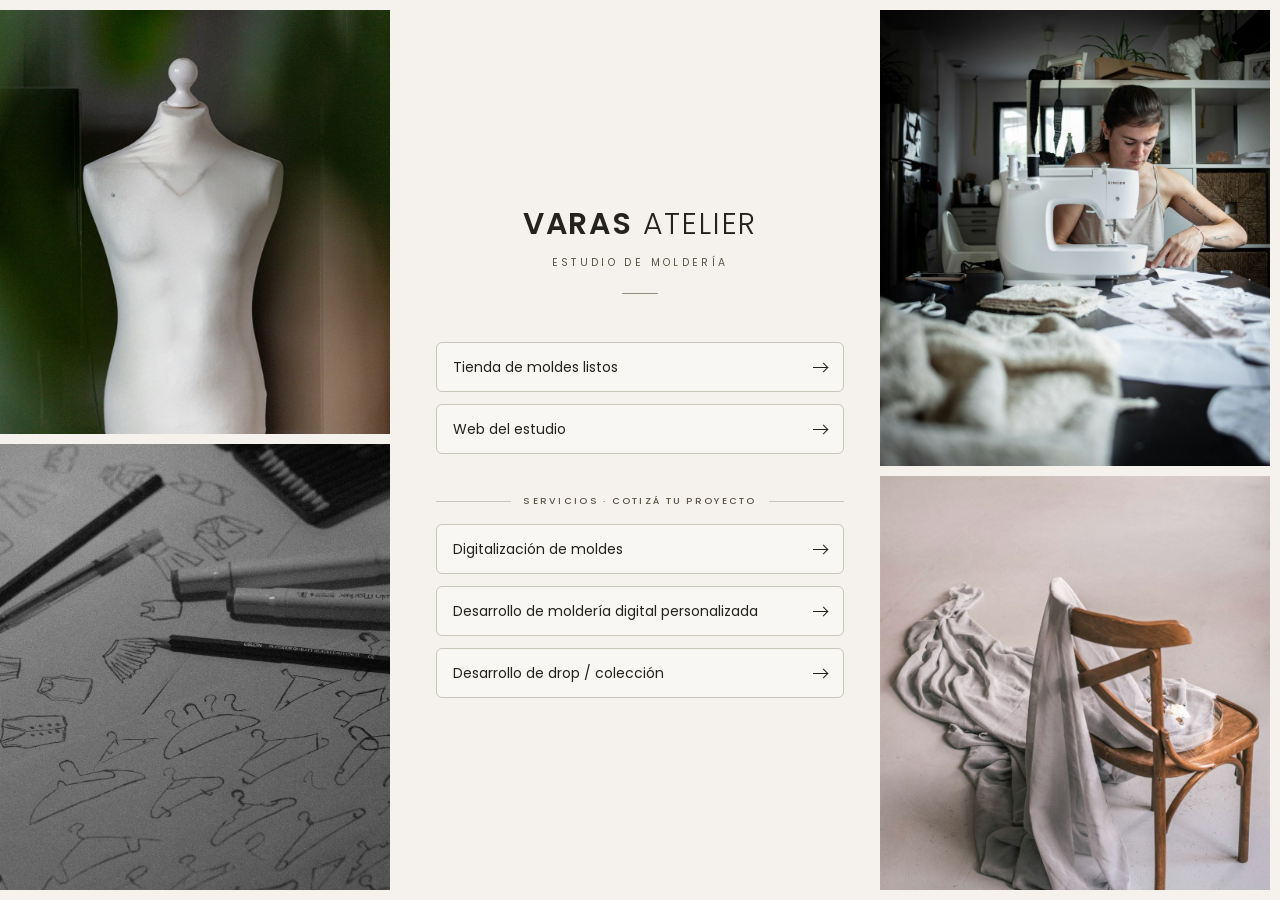
<file: index.html>
<!doctype html>
<html lang="es">
<head>
  <meta charset="utf-8">
  <meta name="viewport" content="width=device-width, initial-scale=1">
  <meta name="theme-color" content="#f5f2ed">
  <title>Varas Atelier · Links</title>
  <meta name="description" content="Varas Atelier, estudio de moldería: tienda de moldes, web y servicios.">
  <link rel="preconnect" href="https://fonts.googleapis.com">
  <link rel="preconnect" href="https://fonts.gstatic.com" crossorigin>
  <link href="https://fonts.googleapis.com/css2?family=Poppins:wght@300;400;500;600&display=swap" rel="stylesheet">
  <link rel="stylesheet" href="styles.css">
</head>
<body>
  <!-- Solo en celular: las fotos ocupan toda la pantalla de fondo y se van fundiendo -->
  <div class="mobile-bg" aria-hidden="true">
    <img src="img/maniqui-verde.jpg" alt="">
    <img src="img/costurera-mesa.jpg" alt="">
    <img src="img/bocetos-perchas.jpg" alt="">
    <img src="img/silla-tela-gris.jpg" alt="">
  </div>

  <div class="layout">
    <!-- Fotos de los costados: cada franja se desplaza en horizontal (izquierda ← / derecha →).
         Las imágenes se repiten dos veces para que el loop no tenga corte. -->
    <aside class="gallery gallery-left" aria-hidden="true">
      <div class="tile">
        <div class="track">
          <img src="img/maniqui-verde.jpg" alt=""><img src="img/bocetos-perchas.jpg" alt="">
          <img src="img/maniqui-verde.jpg" alt=""><img src="img/bocetos-perchas.jpg" alt="">
        </div>
      </div>
      <div class="tile">
        <div class="track">
          <img src="img/bocetos-perchas.jpg" alt=""><img src="img/maniqui-verde.jpg" alt="">
          <img src="img/bocetos-perchas.jpg" alt=""><img src="img/maniqui-verde.jpg" alt="">
        </div>
      </div>
    </aside>

    <main class="content">
      <header class="brand">
        <h1><strong>Varas</strong> Atelier</h1>
        <p>Estudio de moldería</p>
        <span class="rule" aria-hidden="true"></span>
      </header>

      <nav aria-label="Links">
        <ul class="links">
          <li><a class="link" href="tienda.html">Tienda de moldes listos<span class="arrow" aria-hidden="true"></span></a></li>
          <li><a class="link" href="#">Web del estudio<span class="arrow" aria-hidden="true"></span></a></li>
        </ul>

        <section class="group" aria-labelledby="g-servicios">
          <h2 id="g-servicios">Servicios · Cotizá tu proyecto</h2>
          <ul class="links">
            <li><a class="link" href="#">Digitalización de moldes<span class="arrow" aria-hidden="true"></span></a></li>
            <li><a class="link" href="#">Desarrollo de moldería digital personalizada<span class="arrow" aria-hidden="true"></span></a></li>
            <li><a class="link" href="#">Desarrollo de drop / colección<span class="arrow" aria-hidden="true"></span></a></li>
          </ul>
        </section>
      </nav>
    </main>

    <aside class="gallery gallery-right" aria-hidden="true">
      <div class="tile">
        <div class="track">
          <img src="img/costurera-mesa.jpg" alt=""><img src="img/silla-tela-gris.jpg" alt="">
          <img src="img/costurera-mesa.jpg" alt=""><img src="img/silla-tela-gris.jpg" alt="">
        </div>
      </div>
      <div class="tile">
        <div class="track">
          <img src="img/silla-tela-gris.jpg" alt=""><img src="img/costurera-mesa.jpg" alt="">
          <img src="img/silla-tela-gris.jpg" alt=""><img src="img/costurera-mesa.jpg" alt="">
        </div>
      </div>
    </aside>
  </div>
</body>
</html>
</file>
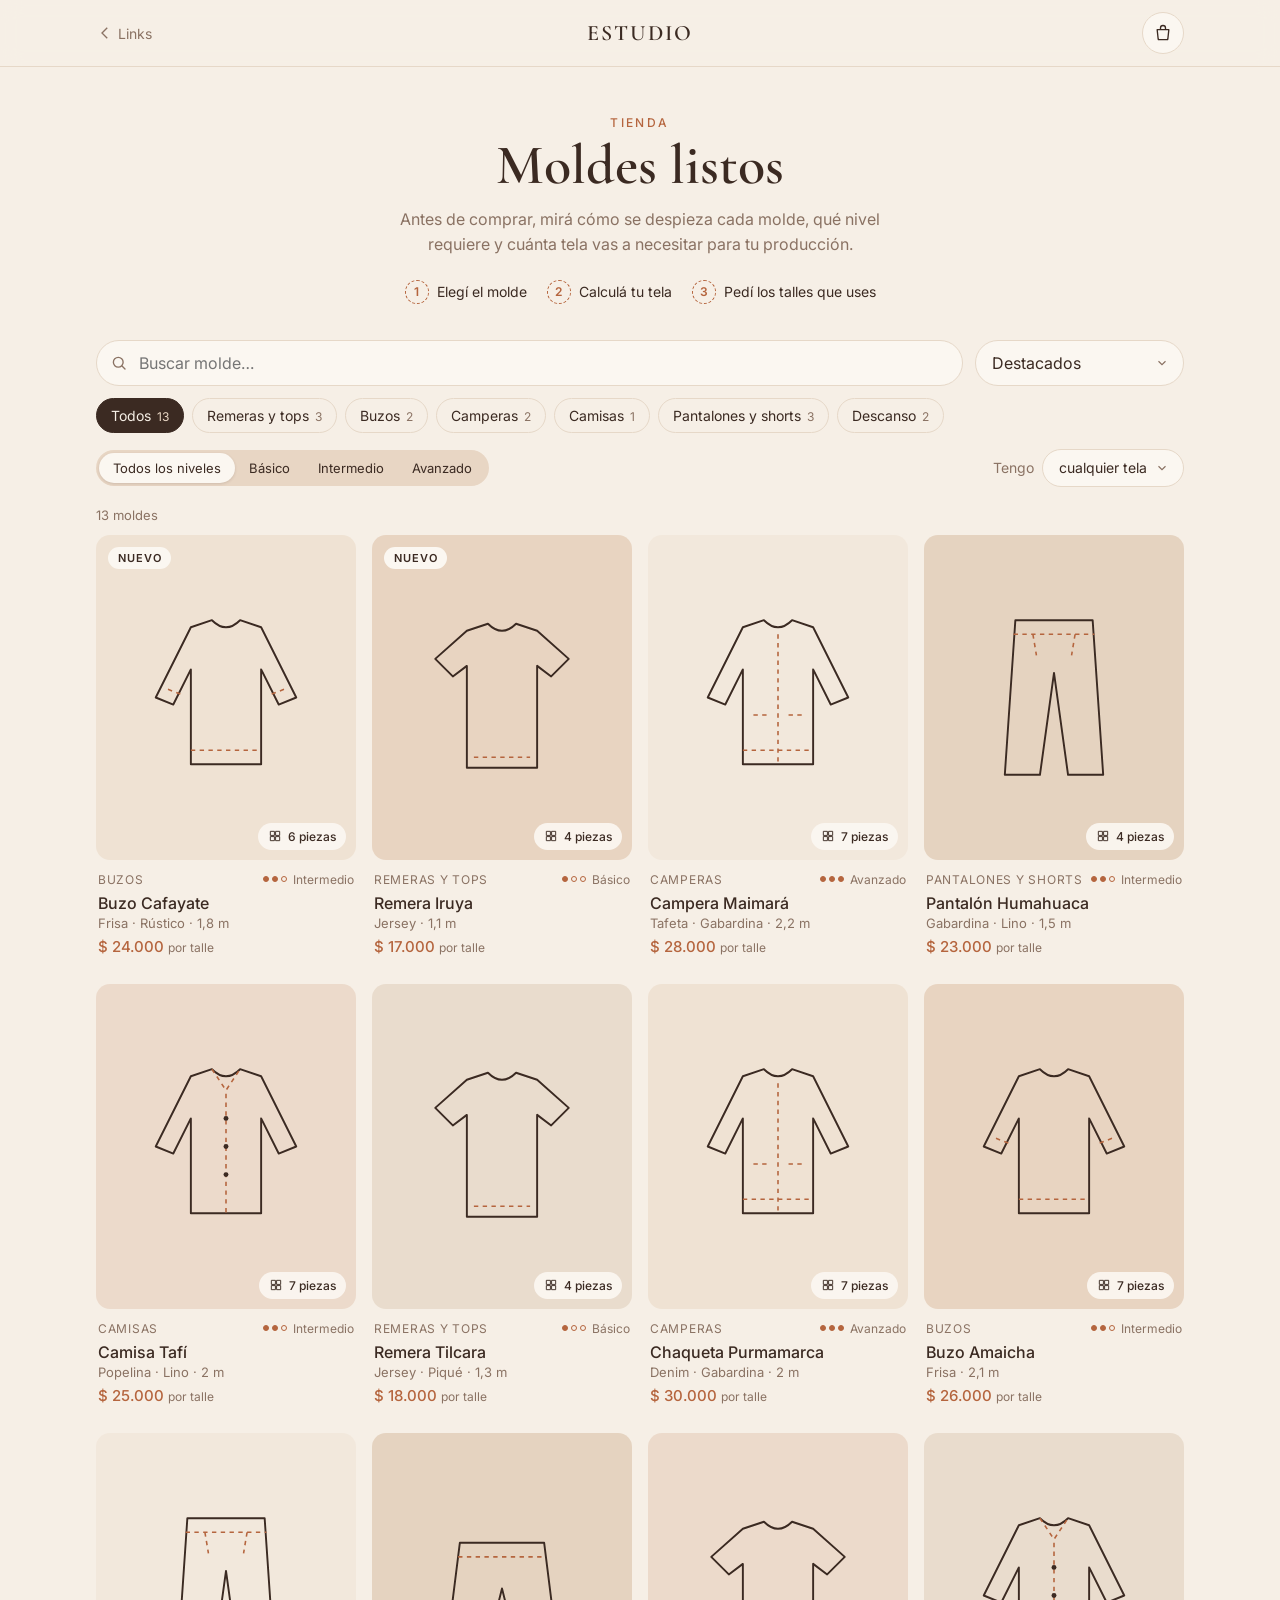
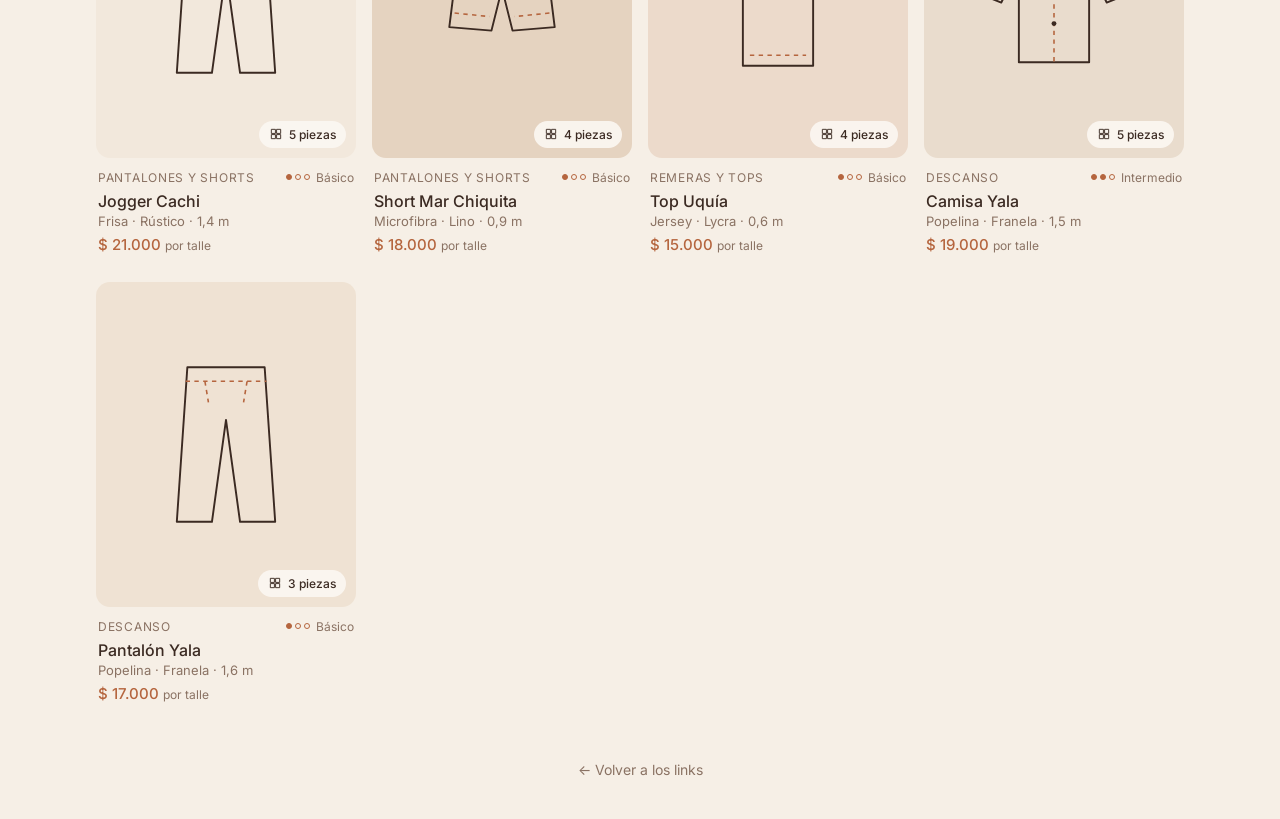
<file: tienda.html>
<!doctype html>
<html lang="es">
<head>
  <meta charset="utf-8">
  <meta name="viewport" content="width=device-width, initial-scale=1">
  <title>Moldes listos · Estudio</title>
  <meta name="description" content="Moldes listos para producir: mirá sus piezas, su nivel y cuánta tela vas a necesitar antes de comprar.">
  <link rel="preconnect" href="https://fonts.googleapis.com">
  <link rel="preconnect" href="https://fonts.gstatic.com" crossorigin>
  <link href="https://fonts.googleapis.com/css2?family=Cormorant+Garamond:wght@500;600&family=Inter:wght@400;500;600&display=swap" rel="stylesheet">
  <link rel="stylesheet" href="tienda.css">
</head>
<body>
  <header class="topbar">
    <div class="topbar-inner">
      <a class="back" href="index.html" aria-label="Volver a los links">
        <svg viewBox="0 0 24 24" aria-hidden="true"><path d="M15 5l-7 7 7 7"/></svg>
        <span>Links</span>
      </a>
      <span class="brand">Estudio</span>
      <button class="cart-btn" type="button" id="abrir-carrito" aria-label="Abrir pedido">
        <svg viewBox="0 0 24 24" aria-hidden="true"><path d="M5 8h14l-1.2 11.2a1 1 0 0 1-1 .8H7.2a1 1 0 0 1-1-.8L5 8z"/><path d="M9 8V6a3 3 0 0 1 6 0v2"/></svg>
        <span class="cart-count" id="cart-count" hidden>0</span>
      </button>
    </div>
  </header>

  <main class="wrap">
    <section class="hero">
      <p class="eyebrow">Tienda</p>
      <h1>Moldes listos</h1>
      <p class="lead">Antes de comprar, mirá cómo se despieza cada molde, qué nivel requiere y cuánta tela vas a necesitar para tu producción.</p>
      <ul class="steps">
        <li><span>1</span>Elegí el molde</li>
        <li><span>2</span>Calculá tu tela</li>
        <li><span>3</span>Pedí los talles que uses</li>
      </ul>
    </section>

    <section class="toolbar" aria-label="Filtros">
      <div class="search">
        <svg viewBox="0 0 24 24" aria-hidden="true"><circle cx="11" cy="11" r="6.5"/><path d="M16 16l4 4"/></svg>
        <input id="buscar" type="search" placeholder="Buscar molde…" aria-label="Buscar molde" autocomplete="off">
      </div>
      <label class="select">
        <span class="sr-only">Ordenar</span>
        <select id="ordenar">
          <option value="destacados">Destacados</option>
          <option value="precio-asc">Menor precio</option>
          <option value="precio-desc">Mayor precio</option>
          <option value="nivel">Más simples primero</option>
          <option value="tela">Menos tela primero</option>
        </select>
      </label>
      <div class="chips" id="categorias" role="group" aria-label="Categorías"></div>
      <div class="filters">
        <div class="levels" id="niveles" role="group" aria-label="Nivel"></div>
        <label class="select tela">
          <span class="tela-label">Tengo</span>
          <select id="tejido" aria-label="Filtrar por tela"></select>
        </label>
      </div>
    </section>

    <p class="result-count" id="resultado" aria-live="polite"></p>
    <div class="grid" id="grid"></div>
    <div class="empty" id="vacio" hidden>
      <p>No encontramos moldes con esos filtros.</p>
      <button type="button" class="btn-ghost" id="limpiar">Ver todos</button>
    </div>
  </main>

  <footer class="foot">
    <a href="index.html">← Volver a los links</a>
  </footer>

  <!-- Vista de producto -->
  <dialog class="modal" id="producto" aria-labelledby="p-nombre">
    <button class="close" type="button" data-cerrar aria-label="Cerrar">
      <svg viewBox="0 0 24 24" aria-hidden="true"><path d="M6 6l12 12M18 6L6 18"/></svg>
    </button>
    <div class="modal-body">
      <div class="modal-media">
        <div class="view-tabs" role="group" aria-label="Vista">
          <button type="button" data-vista="prenda" aria-pressed="true">Prenda</button>
          <button type="button" data-vista="piezas" aria-pressed="false">Piezas</button>
        </div>
        <div id="p-media"></div>
      </div>
      <div class="modal-info">
        <p class="eyebrow" id="p-categoria"></p>
        <h2 id="p-nombre"></h2>
        <p class="desc" id="p-desc"></p>

        <dl class="specs" id="p-specs"></dl>

        <fieldset class="opt">
          <legend>Formato</legend>
          <div class="seg" id="p-formatos"></div>
        </fieldset>

        <fieldset class="opt">
          <legend class="legend-row">Talles <button type="button" class="link-btn" id="p-todos">Elegir todos</button></legend>
          <div class="sizes" id="p-talles"></div>
          <p class="promo" id="p-promo"></p>
        </fieldset>

        <div class="buy">
          <div class="buy-price">
            <span class="price" id="p-precio"></span>
            <s class="price-old" id="p-precio-old"></s>
          </div>
          <button class="btn-primary" type="button" id="p-agregar">Agregar al pedido</button>
        </div>

        <section class="calc" aria-labelledby="calc-titulo">
          <h3 id="calc-titulo">Calculá tu producción</h3>
          <p>¿Cuántas prendas querés hacer de cada talle?</p>
          <div class="calc-grid" id="calc-inputs"></div>
          <div class="calc-out" id="calc-out" aria-live="polite"></div>
          <button type="button" class="btn-ghost" id="calc-usar" disabled>Pedir estos talles</button>
        </section>

        <div class="details" id="p-info"></div>
      </div>
    </div>
  </dialog>

  <!-- Pedido -->
  <dialog class="sheet" id="carrito" aria-labelledby="c-titulo">
    <div class="sheet-head">
      <h2 id="c-titulo">Tu pedido</h2>
      <button class="close" type="button" data-cerrar aria-label="Cerrar pedido">
        <svg viewBox="0 0 24 24" aria-hidden="true"><path d="M6 6l12 12M18 6L6 18"/></svg>
      </button>
    </div>
    <ul class="cart-list" id="c-items"></ul>
    <div class="cart-empty" id="c-vacio">
      <p>Todavía no agregaste moldes.</p>
      <button type="button" class="btn-ghost" data-cerrar>Seguir mirando</button>
    </div>
    <div class="sheet-foot" id="c-pie">
      <div class="total"><span>Total</span><strong id="c-total"></strong></div>
      <a class="btn-primary" id="c-whatsapp" target="_blank" rel="noopener">Pedir por WhatsApp</a>
      <p class="hint" id="c-hint"></p>
    </div>
  </dialog>

  <div class="toast" id="toast" role="status" aria-live="polite"></div>

  <script src="productos.js"></script>
  <script src="tienda.js"></script>
</body>
</html>
</file>
<file: styles.css>
:root {
  /* Paleta de Varas Atelier */
  --black: #000000;
  --olive: #595645;
  --sage: #8f907e;
  --mist: #e0e5e1;
  --ivory: #f5f2ed;

  --ink: #23221c;
  --line: color-mix(in srgb, var(--sage) 45%, var(--ivory));
  --surface: #f9f7f3;
  --gap: 10px;
  --speed: 38s;           /* una vuelta completa de cada franja de fotos */
}

* { box-sizing: border-box; }
html, body { margin: 0; }

body {
  min-height: 100vh;
  background: var(--ivory);
  color: var(--ink);
  font-family: "Poppins", system-ui, sans-serif;
  -webkit-font-smoothing: antialiased;
}

:focus-visible { outline: 2px solid var(--olive); outline-offset: 3px; }

/* ---------- Estructura: fotos | contenido | fotos ---------- */

.layout {
  display: grid;
  grid-template-columns: minmax(0, 1fr) minmax(340px, 480px) minmax(0, 1fr);
  min-height: 100vh;
}

/* ---------- Fotos en movimiento ---------- */

.gallery {
  position: sticky;
  top: 0;
  height: 100vh;
  display: grid;
  gap: var(--gap);
  padding: var(--gap) 0;
}
.gallery-left { grid-template-rows: 1fr 1.05fr; }
.gallery-right { grid-template-rows: 1.1fr 1fr; }

.tile { position: relative; overflow: hidden; }

/* La franja tiene 4 fotos (2 + 2 repetidas); desplazarla la mitad de su ancho
   la deja exactamente igual que al principio, así el loop es continuo. */
.track {
  display: flex;
  width: 400%;
  height: 100%;
  animation: hacia-izquierda var(--speed) linear infinite;
}
.track img {
  flex: 0 0 25%;
  width: 25%;
  height: 100%;
  object-fit: cover;
  padding-right: var(--gap);
  background: var(--ivory);
}
.gallery-left .tile:nth-child(2) .track { animation-delay: calc(var(--speed) / -3); }

.gallery-right .track { animation-name: hacia-derecha; }
.gallery-right .tile:nth-child(2) .track { animation-delay: calc(var(--speed) / -2.4); }

@keyframes hacia-izquierda {
  from { transform: translateX(0); }
  to   { transform: translateX(-50%); }
}
@keyframes hacia-derecha {
  from { transform: translateX(-50%); }
  to   { transform: translateX(0); }
}

/* ---------- Contenido ---------- */

.content {
  display: flex;
  flex-direction: column;
  justify-content: center;
  padding: 56px 36px;
}

.brand { text-align: center; margin-bottom: 48px; }

.brand h1 {
  margin: 0;
  font-size: 30px;
  font-weight: 300;
  letter-spacing: .06em;
  text-transform: uppercase;
  color: var(--ink);
}
.brand strong { font-weight: 600; }

.brand p {
  margin: 8px 0 0;
  color: var(--olive);
  font-size: 10.5px;
  letter-spacing: .32em;
  text-transform: uppercase;
}

.rule {
  display: block;
  width: 36px;
  height: 1px;
  margin: 22px auto 0;
  background: var(--sage);
}

.links { list-style: none; margin: 0; padding: 0; display: grid; gap: 12px; }

.link {
  display: flex;
  align-items: center;
  justify-content: space-between;
  gap: 16px;
  min-height: 50px;
  padding: 12px 16px;
  border: 1px solid var(--line);
  border-radius: 6px;
  background: var(--surface);
  color: var(--ink);
  text-decoration: none;
  font-size: 14px;
  line-height: 1.35;
  transition: background .2s, color .2s, border-color .2s;
}

/* Flecha fina, dibujada con bordes */
.arrow {
  position: relative;
  flex: none;
  width: 14px;
  height: 1px;
  background: currentColor;
  transition: transform .2s;
}
.arrow::after {
  content: "";
  position: absolute;
  right: 0;
  top: -3px;
  width: 6px;
  height: 6px;
  border-top: 1px solid currentColor;
  border-right: 1px solid currentColor;
  transform: rotate(45deg);
}

.link:hover,
.link:focus-visible { background: var(--olive); border-color: var(--olive); color: var(--ivory); outline: none; }
.link:hover .arrow,
.link:focus-visible .arrow { transform: translateX(3px); }

.group { margin-top: 40px; }

.group h2 {
  display: flex;
  align-items: center;
  gap: 12px;
  margin: 0 0 16px;
  color: var(--olive);
  font-size: 9.5px;
  font-weight: 500;
  letter-spacing: .24em;
  text-transform: uppercase;
  white-space: nowrap;
}
.group h2::before,
.group h2::after { content: ""; flex: 1; height: 1px; background: var(--line); }

/* ---------- Celular: fotos de fondo a pantalla completa + tarjeta marfil ---------- */

.mobile-bg { display: none; }

@media (max-width: 820px) {
  .gallery { display: none; }

  .mobile-bg {
    display: block;
    position: fixed;
    inset: 0;
    z-index: 0;
    overflow: hidden;
    background: var(--olive);
  }

  /* Cada foto se ve ~6 s, se desplaza apenas en horizontal y se funde con la siguiente */
  .mobile-bg img {
    position: absolute;
    inset: 0;
    width: 100%;
    height: 100%;
    object-fit: cover;
    opacity: 0;
    animation: fundido 24s linear infinite;
  }
  .mobile-bg img:nth-child(2) { animation-delay: 6s; }
  .mobile-bg img:nth-child(3) { animation-delay: 12s; }
  .mobile-bg img:nth-child(4) { animation-delay: 18s; }

  /* Velo oliva para que la tarjeta se lea bien sobre cualquier foto */
  .mobile-bg::after {
    content: "";
    position: absolute;
    inset: 0;
    background: rgba(35, 34, 28, .28);
  }

  .layout {
    position: relative;
    z-index: 1;
    display: flex;
    align-items: center;
    min-height: 100vh;
    min-height: 100svh;
    padding: 64px 16px 32px;
  }

  .content {
    width: 100%;
    padding: 36px 20px 28px;
    background: rgba(245, 242, 237, .94);
    border-radius: 16px;
    box-shadow: 0 24px 60px -24px rgba(0, 0, 0, .5);
    -webkit-backdrop-filter: blur(8px);
    backdrop-filter: blur(8px);
  }
  .brand { margin-bottom: 32px; }
  .brand h1 { font-size: 26px; }
  .group { margin-top: 32px; }
  .group h2 { font-size: 9px; letter-spacing: .18em; }
}

@keyframes fundido {
  0%   { opacity: 0; transform: scale(1.08) translateX(2%); }
  5%   { opacity: 1; }
  25%  { opacity: 1; }
  30%  { opacity: 0; transform: scale(1.08) translateX(-2%); }
  100% { opacity: 0; transform: scale(1.08) translateX(-2%); }
}

@media (prefers-reduced-motion: reduce) {
  .track, .mobile-bg img { animation: none; }
  .mobile-bg img:first-child { opacity: 1; }
  .link, .arrow { transition: none; }
}
</file>
<file: tienda.css>
:root {
  --bg: #f6efe6;
  --surface: #fbf7f1;
  --ink: #3b2a22;
  --muted: #8a7263;
  --accent: #b5653e;
  --accent-soft: #e8d6c4;
  --line: #e6d8c8;
  --radius: 14px;
  --shadow: 0 18px 50px -20px rgba(59, 42, 34, .35);
}

* { box-sizing: border-box; }
html, body { margin: 0; }
html:has(dialog[open]) { overflow: hidden; }

body {
  min-height: 100vh;
  background: var(--bg);
  color: var(--ink);
  font-family: "Inter", system-ui, sans-serif;
  -webkit-font-smoothing: antialiased;
}

button, input, select { font: inherit; color: inherit; }
button { cursor: pointer; }
button:disabled { cursor: default; }
svg { display: block; }

.sr-only {
  position: absolute; width: 1px; height: 1px; overflow: hidden;
  clip: rect(0 0 0 0); white-space: nowrap;
}

:focus-visible { outline: 2px solid var(--accent); outline-offset: 2px; }

/* ---------- Barra superior ---------- */

.topbar {
  position: sticky; top: 0; z-index: 10;
  background: color-mix(in srgb, var(--bg) 88%, transparent);
  backdrop-filter: blur(10px);
  border-bottom: 1px solid var(--line);
}

.topbar-inner {
  max-width: 1120px; margin: 0 auto; padding: 12px 16px;
  display: grid; grid-template-columns: 1fr auto 1fr; align-items: center;
}

.back {
  display: inline-flex; align-items: center; gap: 4px;
  color: var(--muted); text-decoration: none; font-size: 14px;
  justify-self: start;
}
.back:hover { color: var(--ink); }
.back svg { width: 18px; height: 18px; fill: none; stroke: currentColor; stroke-width: 1.8; }

.brand {
  font-family: "Cormorant Garamond", serif;
  font-size: 22px; font-weight: 600; letter-spacing: .1em; text-transform: uppercase;
}

.cart-btn {
  justify-self: end; position: relative;
  width: 42px; height: 42px; display: grid; place-items: center;
  border: 1px solid var(--line); border-radius: 50%; background: var(--surface);
}
.cart-btn svg { width: 20px; height: 20px; fill: none; stroke: currentColor; stroke-width: 1.6; stroke-linejoin: round; }
.cart-count {
  position: absolute; top: -4px; right: -4px;
  min-width: 20px; height: 20px; padding: 0 5px; border-radius: 10px;
  background: var(--accent); color: #fff; font-size: 11px; font-weight: 600;
  display: grid; place-items: center;
}
.cart-count[hidden] { display: none; }

/* ---------- Encabezado ---------- */

.wrap { max-width: 1120px; margin: 0 auto; padding: 0 16px; }

.hero { text-align: center; padding: 48px 0 28px; }

.eyebrow {
  margin: 0 0 6px; color: var(--accent);
  font-size: 12px; font-weight: 500; letter-spacing: .2em; text-transform: uppercase;
}

.hero h1 {
  margin: 0; font-family: "Cormorant Garamond", serif;
  font-size: clamp(38px, 7vw, 56px); font-weight: 600; line-height: 1.05;
}

.lead { max-width: 520px; margin: 12px auto 0; color: var(--muted); line-height: 1.6; }

.steps {
  list-style: none; padding: 0; margin: 22px 0 0;
  display: flex; flex-wrap: wrap; justify-content: center; gap: 8px 20px;
  font-size: 14px;
}
.steps li { display: flex; align-items: center; gap: 8px; }
.steps span {
  width: 24px; height: 24px; border-radius: 50%; display: grid; place-items: center;
  border: 1px dashed var(--accent); color: var(--accent); font-size: 12px; font-weight: 600;
}

/* ---------- Filtros ---------- */

.toolbar {
  display: grid; grid-template-columns: 1fr auto; gap: 12px;
  padding: 8px 0 4px;
}

.search { position: relative; }
.search svg {
  position: absolute; left: 14px; top: 50%; transform: translateY(-50%);
  width: 18px; height: 18px; fill: none; stroke: var(--muted); stroke-width: 1.8; stroke-linecap: round;
}
.search input, .select select {
  width: 100%; height: 46px;
  border: 1px solid var(--line); border-radius: 999px; background: var(--surface);
}
.search input { padding: 0 16px 0 42px; }
.search input:focus, .select select:focus { outline: none; border-color: var(--accent); }
.select select {
  padding: 0 36px 0 16px; appearance: none;
  background: var(--surface) url("data:image/svg+xml,%3Csvg xmlns='http://www.w3.org/2000/svg' viewBox='0 0 24 24' fill='none' stroke='%238a7263' stroke-width='2'%3E%3Cpath d='M6 9l6 6 6-6'/%3E%3C/svg%3E") no-repeat right 14px center / 14px;
}

.chips {
  grid-column: 1 / -1;
  display: flex; gap: 8px; overflow-x: auto; padding-bottom: 4px;
  scrollbar-width: none;
}
.chips::-webkit-scrollbar { display: none; }

.chip {
  flex: none; padding: 8px 14px; border-radius: 999px;
  border: 1px solid var(--line); background: transparent; font-size: 14px;
  transition: background .2s, color .2s, border-color .2s;
}
.chip span { color: var(--muted); font-size: 12px; margin-left: 2px; }
.chip:hover { border-color: var(--ink); }
.chip[aria-pressed="true"] { background: var(--ink); border-color: var(--ink); color: var(--bg); }
.chip[aria-pressed="true"] span { color: var(--accent-soft); }

.filters {
  grid-column: 1 / -1;
  display: flex; flex-wrap: wrap; align-items: center; justify-content: space-between; gap: 10px;
}

.levels {
  display: inline-flex; padding: 3px; border-radius: 999px;
  background: var(--accent-soft); overflow-x: auto; max-width: 100%;
  scrollbar-width: none;
}
.levels::-webkit-scrollbar { display: none; }
.levels button {
  flex: none; border: 0; background: transparent; padding: 7px 14px; border-radius: 999px; font-size: 13px;
}
.levels button[aria-pressed="true"] { background: var(--surface); box-shadow: 0 1px 3px rgba(59, 42, 34, .15); }

.select.tela { display: flex; align-items: center; gap: 8px; font-size: 14px; color: var(--muted); }
.select.tela select { width: auto; height: 38px; color: var(--ink); }

.result-count { margin: 16px 0 12px; color: var(--muted); font-size: 13px; }

/* ---------- Dibujos ---------- */

.art { width: 100%; height: 100%; }

.silueta path { fill: none; stroke: var(--ink); stroke-width: 1.1; stroke-linejoin: round; }
.silueta .seam { stroke: var(--accent); stroke-dasharray: 2.5 2.5; stroke-width: .9; }
.silueta .dot { fill: var(--ink); }

/* Despiece: piezas sobre una cuadrícula de mesa de corte */
.despiece {
  background-image:
    linear-gradient(rgba(181, 101, 62, .14) 1px, transparent 1px),
    linear-gradient(90deg, rgba(181, 101, 62, .14) 1px, transparent 1px);
  background-size: 14px 14px;
}
.despiece .piece { fill: var(--surface); stroke: var(--ink); stroke-width: 1.3; stroke-linejoin: round; }
.despiece .grain { fill: none; stroke: var(--accent); stroke-width: 1; stroke-dasharray: 2 1.5; }
.despiece .piece-label {
  fill: var(--muted); text-anchor: middle; font-family: "Inter", sans-serif; letter-spacing: .02em;
}

/* ---------- Grilla ---------- */

.grid {
  display: grid; gap: 28px 16px;
  grid-template-columns: repeat(auto-fill, minmax(230px, 1fr));
}

.card { position: relative; }

.card-media { position: relative; aspect-ratio: 4 / 5; perspective: 1200px; }

.flip {
  position: absolute; inset: 0;
  transition: transform .6s cubic-bezier(.2, .7, .2, 1);
  transform-style: preserve-3d;
}
.face {
  position: absolute; inset: 0; border-radius: var(--radius); overflow: hidden;
  backface-visibility: hidden; -webkit-backface-visibility: hidden;
}
.face-back { transform: rotateY(180deg); }
.card.is-flipped .flip { transform: rotateY(180deg); }
@media (hover: hover) {
  .card:hover .flip { transform: rotateY(180deg); }
}

.badge {
  position: absolute; top: 12px; left: 12px; z-index: 2;
  padding: 4px 10px; border-radius: 999px;
  background: var(--surface); font-size: 11px; font-weight: 600; letter-spacing: .08em; text-transform: uppercase;
}

.flip-btn {
  position: absolute; right: 10px; bottom: 10px; z-index: 3;
  display: inline-flex; align-items: center; gap: 6px;
  padding: 6px 10px; border: 0; border-radius: 999px;
  background: color-mix(in srgb, var(--surface) 92%, transparent); font-size: 12px; font-weight: 500;
}
.flip-btn svg { width: 14px; height: 14px; fill: none; stroke: currentColor; stroke-width: 1.6; }
.flip-btn[aria-pressed="true"] { background: var(--ink); color: var(--bg); }

.card-body { padding: 12px 2px 0; }
.card-meta {
  display: flex; justify-content: space-between; align-items: center; gap: 8px;
  color: var(--muted); font-size: 12px; letter-spacing: .06em; text-transform: uppercase;
}
.card h3 { margin: 6px 0 2px; font-size: 16px; font-weight: 500; }

/* Todo el card abre la ficha, salvo el botón de piezas */
.card-link { color: inherit; text-decoration: none; }
.card-link::after { content: ""; position: absolute; inset: 0; z-index: 1; }
.card-link:focus-visible { outline: none; }
.card-link:focus-visible::after { outline: 2px solid var(--accent); outline-offset: 4px; border-radius: var(--radius); }

.card-tela { margin: 0 0 6px; color: var(--muted); font-size: 13px; }
.card-price { margin: 0; font-size: 15px; color: var(--accent); font-weight: 500; }
.card-price span { color: var(--muted); font-size: 12px; font-weight: 400; }

.level { display: inline-flex; align-items: center; gap: 6px; text-transform: none; letter-spacing: 0; }
.dots { display: inline-flex; gap: 3px; }
.dots i { width: 6px; height: 6px; border-radius: 50%; border: 1px solid var(--accent); }
.dots i.on { background: var(--accent); }

.empty { text-align: center; padding: 48px 0; color: var(--muted); }

.foot { text-align: center; padding: 56px 16px 40px; }
.foot a { color: var(--muted); font-size: 14px; text-decoration: none; }
.foot a:hover { color: var(--ink); }

/* ---------- Botones ---------- */

.btn-primary {
  display: flex; align-items: center; justify-content: center;
  width: 100%; height: 52px; border: 0; border-radius: var(--radius);
  background: var(--ink); color: var(--bg); text-decoration: none;
  font-weight: 500; transition: background .2s;
}
.btn-primary:hover { background: var(--accent); }
.btn-primary:disabled, .btn-primary[aria-disabled="true"] { opacity: .45; pointer-events: none; }

.btn-ghost {
  margin-top: 8px; padding: 10px 18px; border-radius: 999px;
  border: 1px solid var(--ink); background: transparent;
}
.btn-ghost:hover:not(:disabled) { background: var(--ink); color: var(--bg); }
.btn-ghost:disabled { opacity: .4; }

.link-btn { border: 0; background: none; padding: 0; color: var(--muted); font-size: 12px; text-decoration: underline; }
.link-btn:hover { color: var(--ink); }

.close {
  width: 38px; height: 38px; display: grid; place-items: center;
  border: 0; border-radius: 50%; background: var(--surface);
}
.close svg { width: 18px; height: 18px; stroke: currentColor; stroke-width: 1.8; }

/* ---------- Diálogos ---------- */

dialog { padding: 0; border: 0; color: inherit; background: var(--surface); }
dialog::backdrop { background: rgba(59, 42, 34, .35); backdrop-filter: blur(2px); }

.modal {
  width: min(960px, calc(100% - 32px)); max-height: calc(100% - 32px);
  border-radius: 20px; box-shadow: var(--shadow);
}
.modal > .close { position: absolute; top: 14px; right: 14px; z-index: 2; }

.modal-body { display: grid; grid-template-columns: minmax(0, 1fr) minmax(0, 1fr); }

.modal-media { position: relative; }
.modal-media #p-media { position: sticky; top: 0; aspect-ratio: 4 / 5; }
.view-tabs {
  position: absolute; top: 14px; left: 14px; z-index: 1;
  display: inline-flex; padding: 3px; border-radius: 999px;
  background: color-mix(in srgb, var(--surface) 90%, transparent);
}
.view-tabs button { border: 0; background: transparent; padding: 6px 14px; border-radius: 999px; font-size: 13px; }
.view-tabs button[aria-pressed="true"] { background: var(--ink); color: var(--bg); }

.modal-info { padding: 32px 28px; }
.modal-info h2 { margin: 0; font-family: "Cormorant Garamond", serif; font-size: 34px; font-weight: 600; line-height: 1.1; }
.desc { color: var(--muted); line-height: 1.6; font-size: 15px; }

.specs {
  display: grid; grid-template-columns: 1fr 1fr; gap: 1px; margin: 18px 0 0;
  background: var(--line); border: 1px solid var(--line); border-radius: 12px; overflow: hidden;
}
.specs div { background: var(--bg); padding: 10px 12px; }
.specs dt { color: var(--muted); font-size: 11px; letter-spacing: .1em; text-transform: uppercase; }
.specs dd { margin: 4px 0 0; font-size: 14px; font-weight: 500; }
.specs small { color: var(--muted); font-weight: 400; }

.opt { border: 0; padding: 0; margin: 20px 0 0; min-width: 0; }
.opt legend { padding: 0; margin-bottom: 8px; font-size: 12px; font-weight: 600; letter-spacing: .14em; text-transform: uppercase; }
.legend-row { display: flex; justify-content: space-between; align-items: baseline; width: 100%; }
.legend-row .link-btn { letter-spacing: 0; text-transform: none; font-weight: 400; }

.seg { display: grid; grid-template-columns: 1fr 1fr; gap: 8px; }
.seg button {
  display: grid; gap: 2px; text-align: left; padding: 10px 12px;
  border: 1px solid var(--line); border-radius: 12px; background: var(--bg);
}
.seg strong { font-size: 14px; font-weight: 500; }
.seg span { font-size: 12px; color: var(--muted); }

.sizes { display: grid; grid-template-columns: repeat(6, 1fr); gap: 6px; }
.sizes button {
  height: 40px; border: 1px solid var(--line); border-radius: 10px; background: var(--bg); font-size: 14px;
}

.seg button[aria-pressed="true"], .sizes button[aria-pressed="true"] {
  border-color: var(--ink); box-shadow: inset 0 0 0 1px var(--ink); background: var(--surface);
}
.sizes button[aria-pressed="true"] { background: var(--ink); color: var(--bg); }

.promo { min-height: 18px; margin: 10px 0 0; font-size: 13px; color: var(--muted); }
.promo b { color: var(--accent); font-weight: 600; }

.buy { display: grid; grid-template-columns: auto 1fr; align-items: center; gap: 16px; margin-top: 18px; }
.buy-price { display: grid; }
.price { font-size: 20px; font-weight: 600; color: var(--accent); white-space: nowrap; }
.price-old { color: var(--muted); font-size: 13px; }
.price-old:empty { display: none; }

/* Calculadora */
.calc {
  margin-top: 24px; padding: 18px; border-radius: var(--radius);
  border: 1px dashed var(--accent); background: var(--bg);
}
.calc h3 { margin: 0; font-family: "Cormorant Garamond", serif; font-size: 22px; font-weight: 600; }
.calc > p { margin: 4px 0 12px; color: var(--muted); font-size: 14px; }
.calc-grid { display: grid; grid-template-columns: repeat(6, 1fr); gap: 6px; }
.calc-grid label { display: grid; gap: 4px; text-align: center; font-size: 12px; color: var(--muted); }
.calc-grid input {
  width: 100%; height: 40px; text-align: center;
  border: 1px solid var(--line); border-radius: 10px; background: var(--surface);
  -moz-appearance: textfield;
}
.calc-grid input::-webkit-outer-spin-button, .calc-grid input::-webkit-inner-spin-button { -webkit-appearance: none; margin: 0; }
.calc-grid input:focus { outline: none; border-color: var(--accent); }
.calc-out { display: grid; gap: 8px; margin: 14px 0 4px; font-size: 13px; }
.calc-out div { display: flex; align-items: baseline; gap: 8px; }
.calc-out strong { font-size: 18px; font-weight: 600; min-width: 64px; }
.calc-out span { color: var(--muted); }

.details { margin-top: 20px; border-top: 1px solid var(--line); }
.details details { border-bottom: 1px solid var(--line); }
.details summary {
  list-style: none; cursor: pointer; padding: 14px 0; font-size: 14px; font-weight: 500;
  display: flex; justify-content: space-between;
}
.details summary::-webkit-details-marker { display: none; }
.details summary::after { content: "+"; color: var(--muted); }
.details details[open] summary::after { content: "−"; }
.details p { margin: 0 0 14px; color: var(--muted); font-size: 14px; line-height: 1.6; }

/* Pedido lateral */
.sheet {
  margin: 0 0 0 auto; height: 100%; max-height: 100%;
  width: min(420px, 100%);
  display: none; flex-direction: column;
}
.sheet[open] { display: flex; animation: entrar .25s ease; }
@keyframes entrar { from { transform: translateX(24px); opacity: 0; } }

.sheet-head { display: flex; justify-content: space-between; align-items: center; padding: 20px; border-bottom: 1px solid var(--line); }
.sheet-head h2 { margin: 0; font-family: "Cormorant Garamond", serif; font-size: 28px; font-weight: 600; }
.sheet-head .close { background: var(--bg); }

.cart-list { list-style: none; margin: 0; padding: 0 20px; flex: 1; overflow-y: auto; }
.cart-item { display: grid; grid-template-columns: 64px 1fr auto; gap: 12px; padding: 16px 0; border-bottom: 1px solid var(--line); }
.cart-thumb .art { width: 64px; height: 80px; border-radius: 10px; }
.cart-text { display: grid; gap: 4px; align-content: start; }
.cart-text strong { font-weight: 500; }
.cart-text > span { font-size: 13px; color: var(--muted); }
.cart-side { display: grid; justify-items: end; align-content: space-between; font-size: 14px; }

.cart-sizes { display: flex; flex-wrap: wrap; gap: 4px; margin-top: 4px; }
.cart-sizes button {
  padding: 3px 8px; border: 1px solid var(--line); border-radius: 999px; background: var(--bg); font-size: 12px;
}
.cart-sizes button span { color: var(--muted); }
.cart-sizes button:hover { border-color: var(--accent); }

.cart-empty { flex: 1; display: grid; place-content: center; justify-items: center; color: var(--muted); padding: 20px; }
.cart-empty[hidden], .sheet-foot[hidden] { display: none; }

.sheet-foot { padding: 20px; border-top: 1px solid var(--line); }
.total { display: flex; justify-content: space-between; align-items: baseline; margin-bottom: 14px; }
.total strong { font-size: 20px; font-weight: 600; }
.hint { margin: 10px 0 0; text-align: center; color: var(--muted); font-size: 12px; }

.muted { color: var(--muted); }

/* Aviso */
.toast {
  position: fixed; left: 50%; bottom: 24px; z-index: 50;
  transform: translate(-50%, 20px); opacity: 0; pointer-events: none;
  padding: 12px 18px; border-radius: 999px; background: var(--ink); color: var(--bg);
  font-size: 14px; box-shadow: var(--shadow); transition: opacity .25s, transform .25s;
  max-width: calc(100% - 32px); text-align: center;
}
.toast.show { opacity: 1; transform: translate(-50%, 0); }

/* ---------- Mobile ---------- */

@media (max-width: 720px) {
  .toolbar { grid-template-columns: 1fr 132px; gap: 8px; }
  .toolbar > .select select { padding: 0 30px 0 14px; font-size: 14px; background-position: right 10px center; }
  .filters { justify-content: flex-start; }
  .grid { grid-template-columns: repeat(2, 1fr); gap: 22px 12px; }
  .card h3 { font-size: 15px; }
  .card-meta > span:first-child { display: none; }
  .flip-btn span { display: none; }
  .flip-btn { padding: 8px; }

  .modal {
    width: 100%; max-width: 100%; max-height: 92%;
    margin: auto 0 0; border-radius: 20px 20px 0 0;
  }
  .modal-body { grid-template-columns: 1fr; }
  .modal-media #p-media { position: static; aspect-ratio: 16 / 12; }
  .modal-info { padding: 22px 16px 28px; }
  .modal-info h2 { font-size: 30px; }
  .sizes, .calc-grid { grid-template-columns: repeat(3, 1fr); }
  .buy { grid-template-columns: 1fr; gap: 10px; }
}

@media (prefers-reduced-motion: reduce) {
  *, *::before, *::after { transition: none !important; animation: none !important; }
}
</file>
